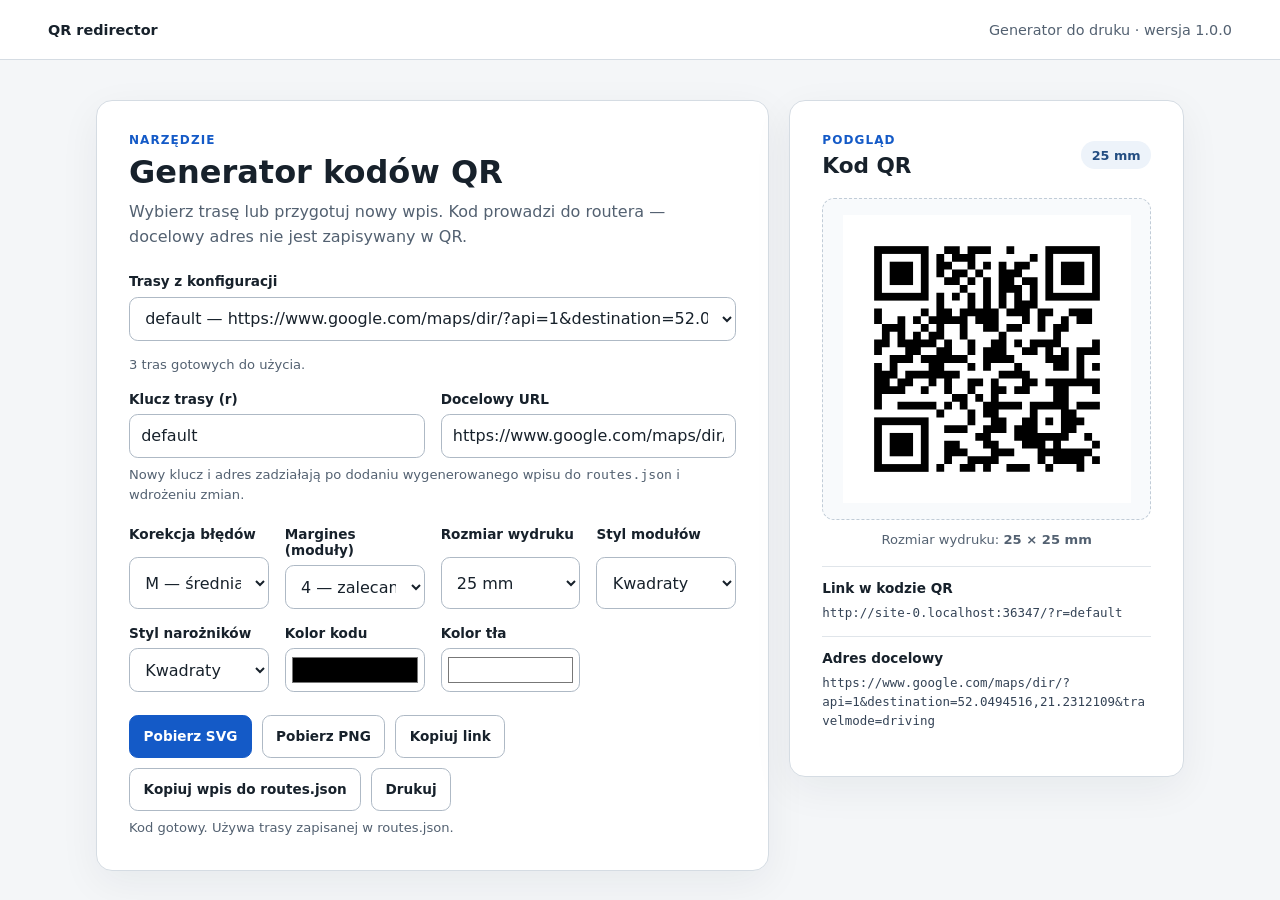
<file: generator.html>
<!doctype html>
<html lang="pl">
<head>
  <meta charset="utf-8">
  <meta name="viewport" content="width=device-width, initial-scale=1">
  <meta http-equiv="Content-Security-Policy" content="default-src 'self'; script-src 'self'; style-src 'self' 'unsafe-inline'; connect-src 'self'; img-src 'self' data: blob:; object-src 'none'; base-uri 'self'; form-action 'none'; frame-ancestors 'none'">
  <meta name="referrer" content="no-referrer">
  <meta name="robots" content="noindex, nofollow">
  <title>Generator kodów QR</title>
  <link rel="stylesheet" href="./generator.css">
  <script src="./vendor/qrcode-generator.js" defer></script>
  <script src="./qr-encoder.js" defer></script>
  <script src="./generator.js" defer></script>
</head>
<body>
  <header class="site-header">
    <a class="brand" href="./generator.html">QR redirector</a>
    <span>Generator do druku · wersja 1.0.0</span>
  </header>
  <main class="layout">
    <section class="panel controls" aria-labelledby="page-title">
      <div>
        <p class="eyebrow">Narzędzie</p>
        <h1 id="page-title">Generator kodów QR</h1>
        <p class="intro">Wybierz trasę lub przygotuj nowy wpis. Kod prowadzi do routera — docelowy adres nie jest zapisywany w QR.</p>
      </div>

      <div class="field">
        <label for="route-list">Trasy z konfiguracji</label>
        <select id="route-list">
          <option value="">Wczytywanie tras…</option>
        </select>
        <p id="routes-status" class="help" role="status">Pobieranie routes.json…</p>
      </div>

      <div class="field-grid">
        <div class="field">
          <label for="slug">Klucz trasy (r)</label>
          <input id="slug" type="text" maxlength="32" autocomplete="off" placeholder="np. w">
        </div>
        <div class="field">
          <label for="target">Docelowy URL</label>
          <input id="target" type="url" inputmode="url" autocomplete="url" placeholder="https://example.com/">
        </div>
      </div>
      <p class="help">Nowy klucz i adres zadziałają po dodaniu wygenerowanego wpisu do <code>routes.json</code> i wdrożeniu zmian.</p>

      <div class="field-grid settings-grid">
        <div class="field">
          <label for="ecl">Korekcja błędów</label>
          <select id="ecl">
            <option value="L">L — niska</option>
            <option value="M" selected>M — średnia</option>
            <option value="Q">Q — wysoka</option>
            <option value="H">H — najwyższa</option>
          </select>
        </div>
        <div class="field">
          <label for="quiet-zone">Margines (moduły)</label>
          <select id="quiet-zone">
            <option value="4" selected>4 — zalecany</option>
            <option value="2">2</option>
            <option value="6">6</option>
            <option value="8">8</option>
          </select>
        </div>
        <div class="field">
          <label for="size">Rozmiar wydruku</label>
          <select id="size">
            <option value="20">20 mm</option>
            <option value="25" selected>25 mm</option>
            <option value="30">30 mm</option>
          </select>
        </div>
        <div class="field">
          <label for="module-style">Styl modułów</label>
          <select id="module-style">
            <option value="square" selected>Kwadraty</option>
            <option value="rounded">Zaokrąglone</option>
            <option value="dots">Kropki</option>
            <option value="classy">Classy</option>
            <option value="connected">Połączone</option>
          </select>
        </div>
        <div class="field">
          <label for="eye-style">Styl narożników</label>
          <select id="eye-style">
            <option value="square" selected>Kwadraty</option>
            <option value="rounded">Zaokrąglone</option>
            <option value="dots">Kropki</option>
          </select>
        </div>
        <div class="field color-field">
          <label for="foreground">Kolor kodu</label>
          <input id="foreground" type="color" value="#000000">
        </div>
        <div class="field color-field">
          <label for="background">Kolor tła</label>
          <input id="background" type="color" value="#ffffff">
        </div>
      </div>
      <p id="contrast-warning" class="notice" role="status" hidden></p>

      <div class="actions">
        <button id="download-svg" type="button" class="button primary">Pobierz SVG</button>
        <button id="download-png" type="button" class="button">Pobierz PNG</button>
        <button id="copy-link" type="button" class="button">Kopiuj link</button>
        <button id="copy-entry" type="button" class="button">Kopiuj wpis do routes.json</button>
        <button id="print" type="button" class="button">Drukuj</button>
      </div>
      <p id="status" class="help" role="status"></p>
    </section>

    <section class="panel preview-panel" aria-labelledby="preview-title">
      <div class="preview-heading">
        <div>
          <p class="eyebrow">Podgląd</p>
          <h2 id="preview-title">Kod QR</h2>
        </div>
        <span id="print-size" class="size-badge">25 mm</span>
      </div>
      <div id="qr-preview" class="qr-preview" aria-label="Podgląd kodu QR">
        <p class="placeholder">Wybierz lub wpisz poprawną trasę.</p>
      </div>
      <p class="dimension-note">Rozmiar wydruku: <strong id="dimension">25 × 25 mm</strong></p>
      <div class="url-block">
        <h3>Link w kodzie QR</h3>
        <p id="redirect-url" class="url-value">—</p>
      </div>
      <div class="url-block">
        <h3>Adres docelowy</h3>
        <p id="destination-url" class="url-value">—</p>
      </div>
      <p class="print-caption">QR redirector</p>
    </section>
  </main>
</body>
</html>
</file>
<file: generator.css>
:root {
  color-scheme: light dark;
  font-family: system-ui, -apple-system, "Segoe UI", sans-serif;
  background: #f4f6f8;
  color: #17212b;
  font-synthesis: none;
}

* {
  box-sizing: border-box;
}

body {
  min-width: 320px;
  min-height: 100vh;
  margin: 0;
  background: #f4f6f8;
}

.site-header {
  display: flex;
  min-height: 3.75rem;
  align-items: center;
  justify-content: space-between;
  gap: 1rem;
  padding: 0.75rem clamp(1rem, 5vw, 3rem);
  border-bottom: 1px solid #d5dce3;
  background: #fff;
  color: #536171;
  font-size: 0.9rem;
}

.brand {
  color: #17212b;
  font-weight: 750;
  text-decoration: none;
}

.layout {
  display: grid;
  width: min(100% - 2rem, 68rem);
  margin: clamp(1rem, 4vw, 2.5rem) auto;
  gap: 1.25rem;
  align-items: start;
}

.panel {
  min-width: 0;
  padding: clamp(1.25rem, 4vw, 2rem);
  border: 1px solid #d5dce3;
  border-radius: 1rem;
  background: #fff;
  box-shadow: 0 0.75rem 2.5rem rgb(20 35 50 / 6%);
}

.eyebrow {
  margin: 0 0 0.35rem;
  color: #145ac7;
  font-size: 0.75rem;
  font-weight: 750;
  letter-spacing: 0.09em;
  text-transform: uppercase;
}

h1,
h2,
h3,
p {
  margin-top: 0;
}

h1 {
  margin-bottom: 0.55rem;
  font-size: clamp(1.5rem, 5vw, 2rem);
  line-height: 1.2;
}

h2 {
  margin: 0;
  font-size: 1.35rem;
}

h3 {
  margin-bottom: 0.4rem;
  font-size: 0.85rem;
}

.intro {
  max-width: 43rem;
  margin-bottom: 1.5rem;
  color: #536171;
  line-height: 1.55;
}

.field {
  display: grid;
  min-width: 0;
  gap: 0.45rem;
}

.field > label {
  font-size: 0.85rem;
  font-weight: 700;
}

.field-grid {
  display: grid;
  grid-template-columns: repeat(2, minmax(0, 1fr));
  margin-top: 1rem;
  gap: 1rem;
}

.settings-grid {
  grid-template-columns: repeat(4, minmax(0, 1fr));
  margin-top: 1.35rem;
}

input,
select,
button {
  font: inherit;
}

input:not([type="color"]),
select {
  width: 100%;
  min-height: 2.75rem;
  padding: 0.55rem 0.7rem;
  border: 1px solid #aeb9c5;
  border-radius: 0.55rem;
  background: #fff;
  color: #17212b;
}

input:focus-visible,
select:focus-visible,
button:focus-visible,
a:focus-visible {
  outline: 3px solid #75a8fa;
  outline-offset: 2px;
}

.color-field input {
  width: 100%;
  height: 2.75rem;
  padding: 0.25rem;
  border: 1px solid #aeb9c5;
  border-radius: 0.55rem;
  background: #fff;
}

.help {
  min-height: 1.3em;
  margin: 0.45rem 0 0;
  color: #536171;
  font-size: 0.82rem;
  line-height: 1.5;
}

.help.error {
  color: #b42318;
}

code {
  overflow-wrap: anywhere;
}

.notice {
  margin: 1rem 0 0;
  padding: 0.75rem;
  border: 1px solid #d6a53b;
  border-radius: 0.55rem;
  background: #fff6db;
  color: #654700;
  font-size: 0.85rem;
  line-height: 1.5;
}

.actions {
  display: flex;
  flex-wrap: wrap;
  margin-top: 1.4rem;
  gap: 0.6rem;
}

.button {
  min-height: 2.7rem;
  padding: 0.6rem 0.85rem;
  border: 1px solid #aeb9c5;
  border-radius: 0.55rem;
  background: #fff;
  color: #17212b;
  cursor: pointer;
  font-size: 0.85rem;
  font-weight: 650;
}

.button:hover {
  background: #edf3fa;
}

.button.primary {
  border-color: #145ac7;
  background: #145ac7;
  color: #fff;
}

.preview-panel {
  display: grid;
  justify-items: center;
  text-align: center;
}

.preview-heading {
  display: flex;
  width: 100%;
  align-items: center;
  justify-content: space-between;
  margin-bottom: 1.25rem;
}

.preview-heading > div {
  text-align: left;
}

.size-badge {
  padding: 0.4rem 0.65rem;
  border-radius: 99px;
  background: #edf3fa;
  color: #244e82;
  font-size: 0.8rem;
  font-weight: 700;
}

.qr-preview {
  display: grid;
  width: min(100%, 22rem);
  min-height: 15rem;
  padding: 1rem;
  place-items: center;
  overflow: hidden;
  border: 1px dashed #c1ccd7;
  border-radius: 0.75rem;
  background: #f8fafc;
}

.qr-preview .placeholder {
  margin: 0;
  color: #687787;
  font-size: 0.9rem;
}

.qr-svg {
  display: block;
  width: min(100%, 18rem);
  height: auto;
  image-rendering: pixelated;
}

.dimension-note {
  margin: 0.75rem 0 1.2rem;
  color: #536171;
  font-size: 0.82rem;
}

.url-block {
  width: 100%;
  padding: 0.85rem 0;
  border-top: 1px solid #e0e5ea;
  text-align: left;
}

.url-value {
  margin: 0;
  overflow-wrap: anywhere;
  color: #344356;
  font-family: ui-monospace, "Cascadia Code", "Segoe UI Mono", monospace;
  font-size: 0.78rem;
  line-height: 1.55;
}

.print-caption {
  display: none;
}

@media (min-width: 880px) {
  .layout {
    grid-template-columns: minmax(0, 1.45fr) minmax(20rem, 0.85fr);
  }
}

@media (max-width: 560px) {
  .field-grid,
  .settings-grid {
    grid-template-columns: 1fr 1fr;
  }

  .actions .button {
    flex: 1 1 calc(50% - 0.6rem);
  }
}

@media (prefers-color-scheme: dark) {
  :root,
  body {
    background: #10161d;
    color: #edf2f7;
  }

  .site-header,
  .panel {
    border-color: #354352;
    background: #1a232d;
    color: #c4cfda;
  }

  .brand,
  .button,
  input:not([type="color"]),
  select {
    color: #edf2f7;
  }

  .brand {
    color: #edf2f7;
  }

  .intro,
  .help,
  .dimension-note {
    color: #b6c2ce;
  }

  .help.error {
    color: #ffaaa3;
  }

  input:not([type="color"]),
  select,
  .button {
    border-color: #516173;
    background: #202b37;
  }

  .button:hover,
  .size-badge {
    background: #29394b;
    color: #dceaff;
  }

  .button.primary {
    border-color: #8db8ff;
    background: #8db8ff;
    color: #101a28;
  }

  .qr-preview {
    border-color: #516173;
    background: #141c25;
  }

  .url-block {
    border-color: #354352;
  }

  .url-value {
    color: #c4cfda;
  }

  .notice {
    border-color: #8b6a24;
    background: #382e19;
    color: #ffe4a3;
  }
}

@media print {
  @page {
    margin: 12mm;
  }

  :root,
  body {
    min-width: 0;
    min-height: 0;
    background: #fff;
    color: #000;
  }

  .site-header,
  .controls,
  .preview-heading,
  .dimension-note,
  .url-block {
    display: none !important;
  }

  .layout {
    display: block;
    width: auto;
    margin: 0;
  }

  .preview-panel {
    display: grid;
    padding: 0;
    border: 0;
    box-shadow: none;
  }

  .qr-preview {
    width: auto;
    min-height: 0;
    padding: 0;
    border: 0;
    background: #fff;
  }

  .qr-svg {
    width: var(--print-size, 25mm);
    height: var(--print-size, 25mm);
  }

  .print-caption {
    display: block;
    margin: 3mm 0 0;
    font-size: 8pt;
  }
}
</file>
